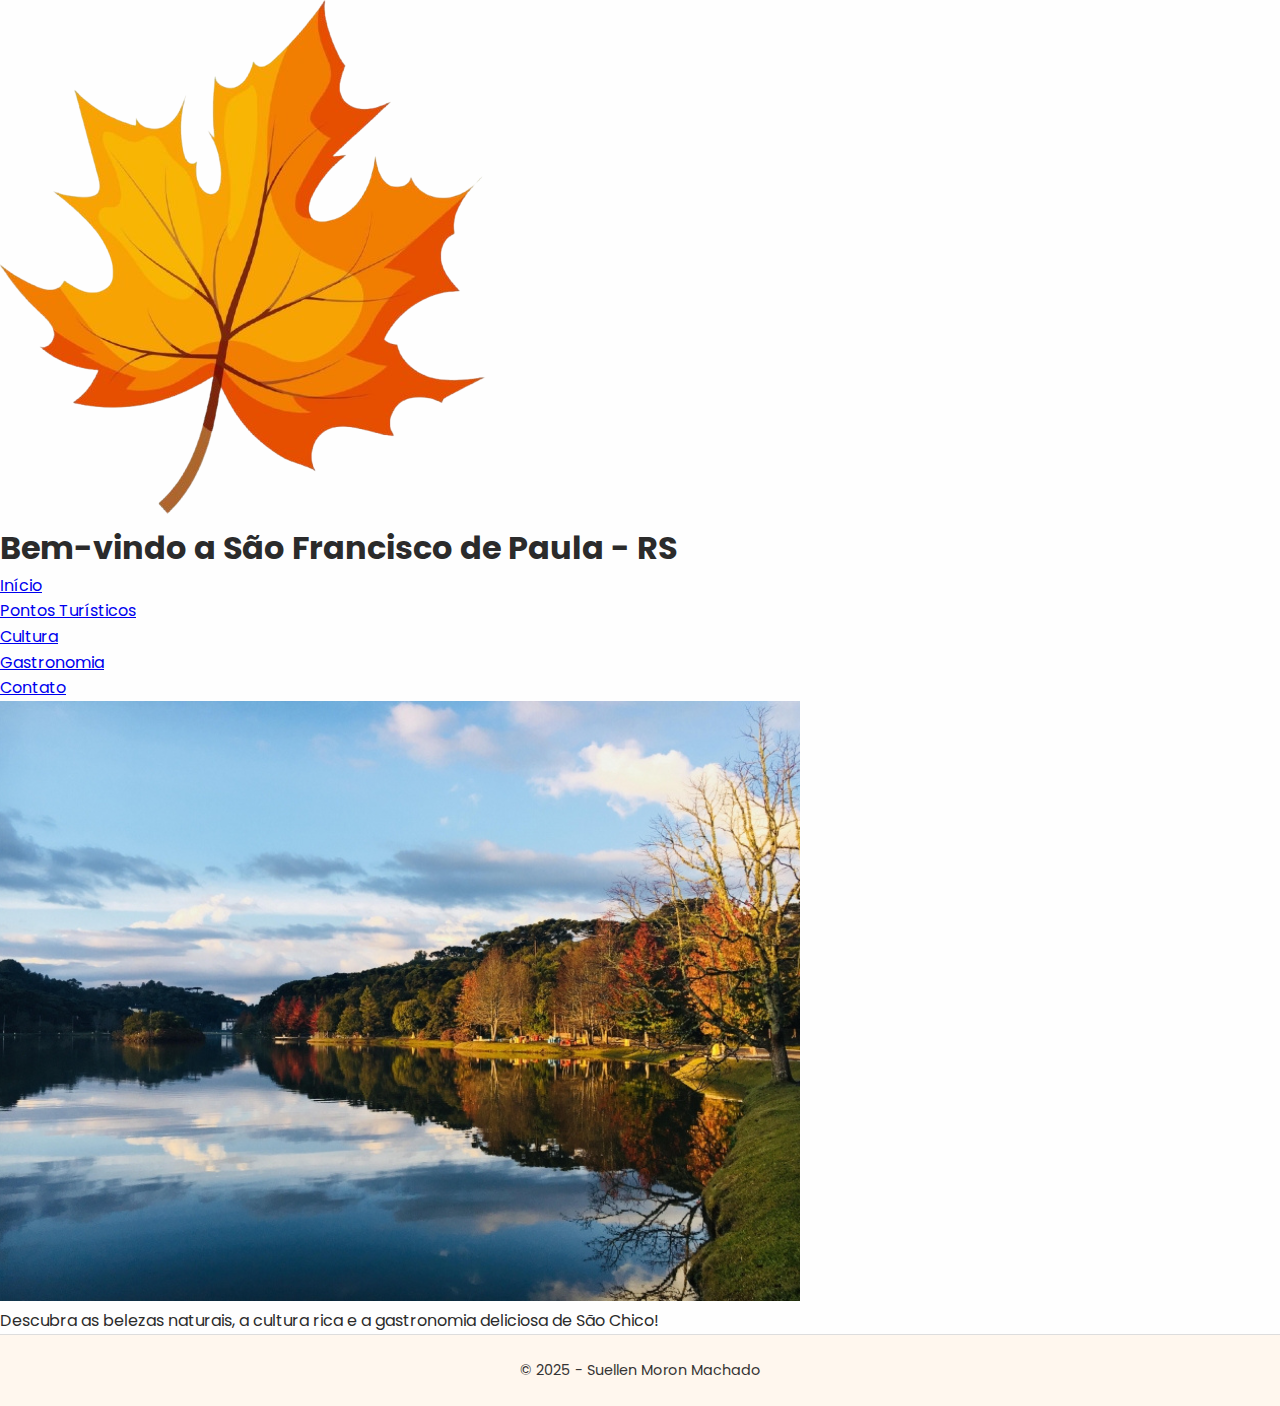
<file: index.html>
<!DOCTYPE html>
<html lang="pt-BR">
<head>
  <meta charset="UTF-8">
  <title>Turismo em São Francisco de Paula</title>
  <link href="https://fonts.googleapis.com/css2?family=Poppins:wght@300;400;600&display=swap" rel="stylesheet">
  <meta name="viewport" content="width=device-width, initial-scale=1.0">
  <link rel="stylesheet" href="style.css">
  <link rel="icon" href="imagens/10594441-folha-de-bordo-de-outono-vetor-removebg-preview.png" type="image/png">
</head>
<body>
  <header>
    <img class="img-outono" src="imagens/10594441-folha-de-bordo-de-outono-vetor-removebg-preview.png" alt="folha de outono">
    <h1 class="text-init">Bem-vindo a São Francisco de Paula - RS</h1>
  </header>

  <nav>
    <ul>
      <li><a href="index.html">Início</a></li>
      <li><a href="pontos-turisticos.html">Pontos Turísticos</a></li>
      <li><a href="cultura.html">Cultura</a></li>
      <li><a href="gastronomia.html">Gastronomia</a></li>
      <li><a href="contato.html">Contato</a></li>
    </ul>
  </nav>

  <main>
   <img src="imagens/lago sao bernado.png" alt="Lago São Bernardo" class="hero-img">
    <p>Descubra as belezas naturais, a cultura rica e a gastronomia deliciosa de São Chico!</p>
  </main>

  <footer>
    <p>&copy; 2025 - Suellen Moron Machado</p>
  </footer>
</body>
</html>
</file>
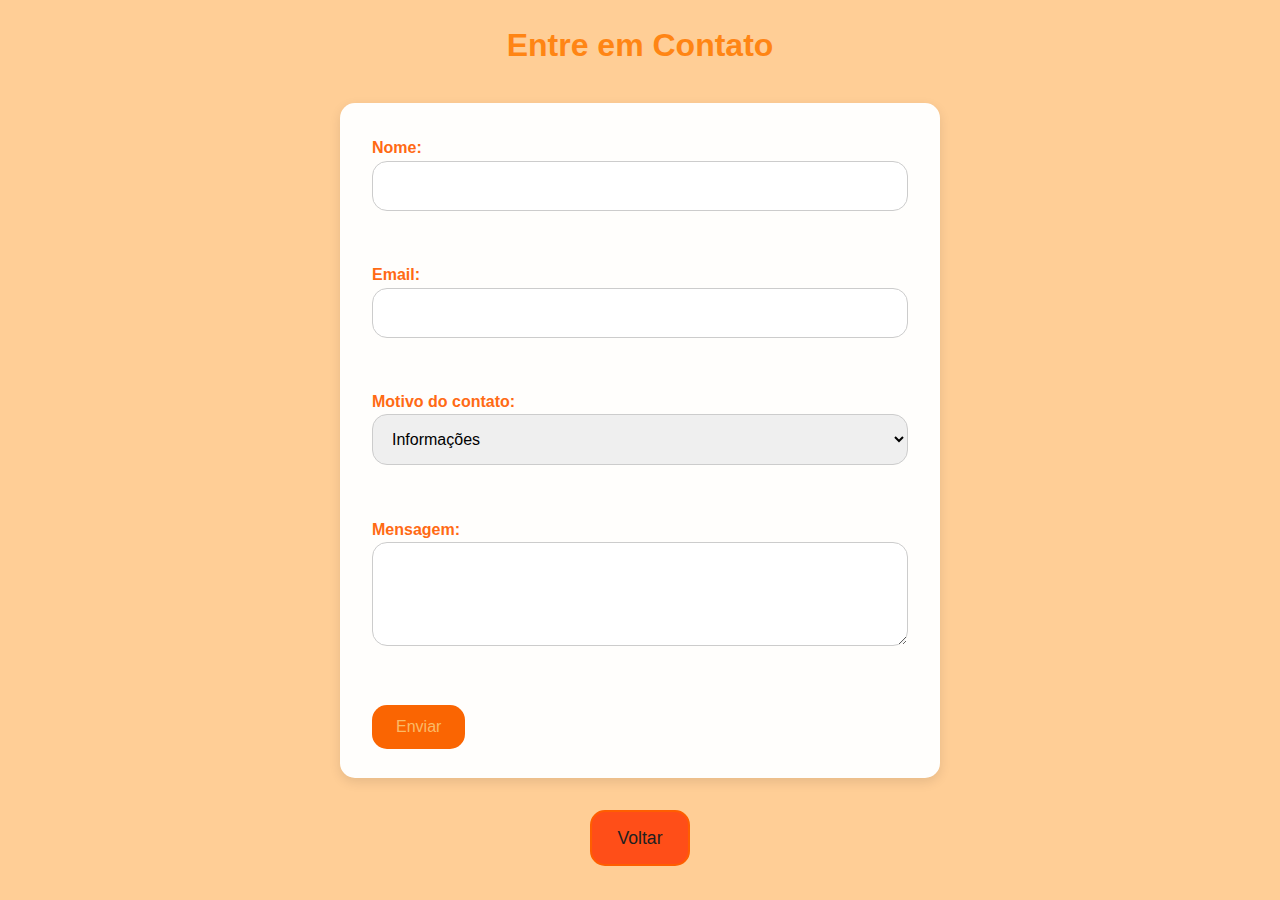
<file: contato.html>
<!DOCTYPE html>
<html lang="pt-BR">
<head>
  <meta charset="UTF-8">
  <title>Contato</title>
  <link rel="stylesheet" href="style.css">
</head>
<body class="contato">
  <h1 class="text-form">Entre em Contato</h1>
  <form>
    <label>Nome:<br><input type="text" name="nome"></label><br><br>
    <label>Email:<br><input type="email" name="email"></label><br><br>
    <label>Motivo do contato:<br>
      <select name="motivo">
        <option>Informações</option>
        <option>Reclamação</option>
        <option>Sugestão</option>
      </select>
    </label><br><br>
    <label>Mensagem:<br>
      <textarea name="mensagem" rows="4"></textarea>
    </label><br><br>
    <button type="submit">Enviar</button>
  </form>
  <a class="back-link" href="index.html">Voltar</a>
</body>
</html>
</file>
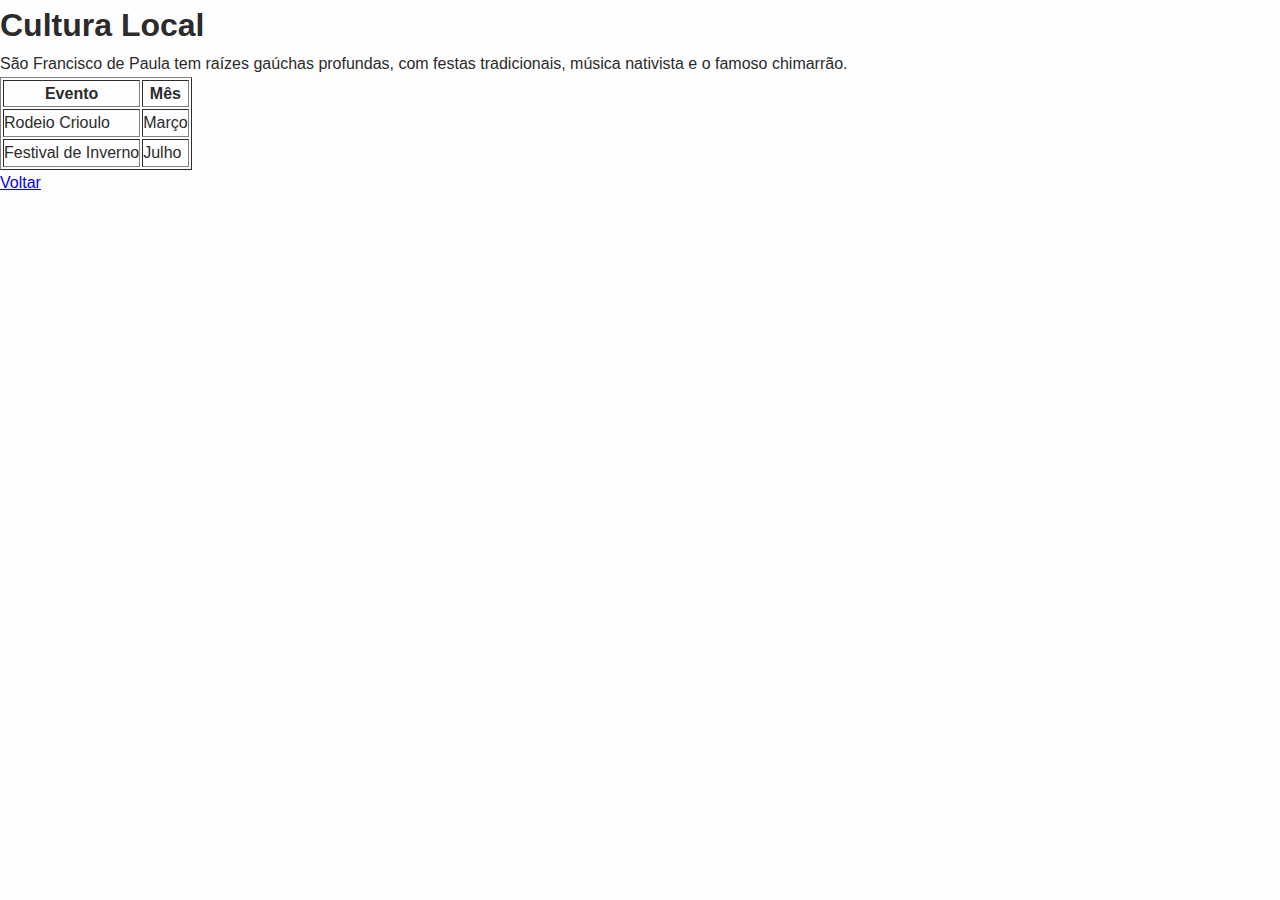
<file: cultura.html>
<!DOCTYPE html>
<html lang="pt-BR">
<head>
  <meta charset="UTF-8">
  <title>Cultura</title>
 <link rel="stylesheet" href="style.css">
</head>
<body>
  <h1>Cultura Local</h1>
  <p>São Francisco de Paula tem raízes gaúchas profundas, com festas tradicionais, música nativista e o famoso chimarrão.</p>
  <table border="1">
    <tr><th>Evento</th><th>Mês</th></tr>
    <tr><td>Rodeio Crioulo</td><td>Março</td></tr>
    <tr><td>Festival de Inverno</td><td>Julho</td></tr>
  </table>
  <a href="index.html">Voltar</a>
</body>
</html>
</file>
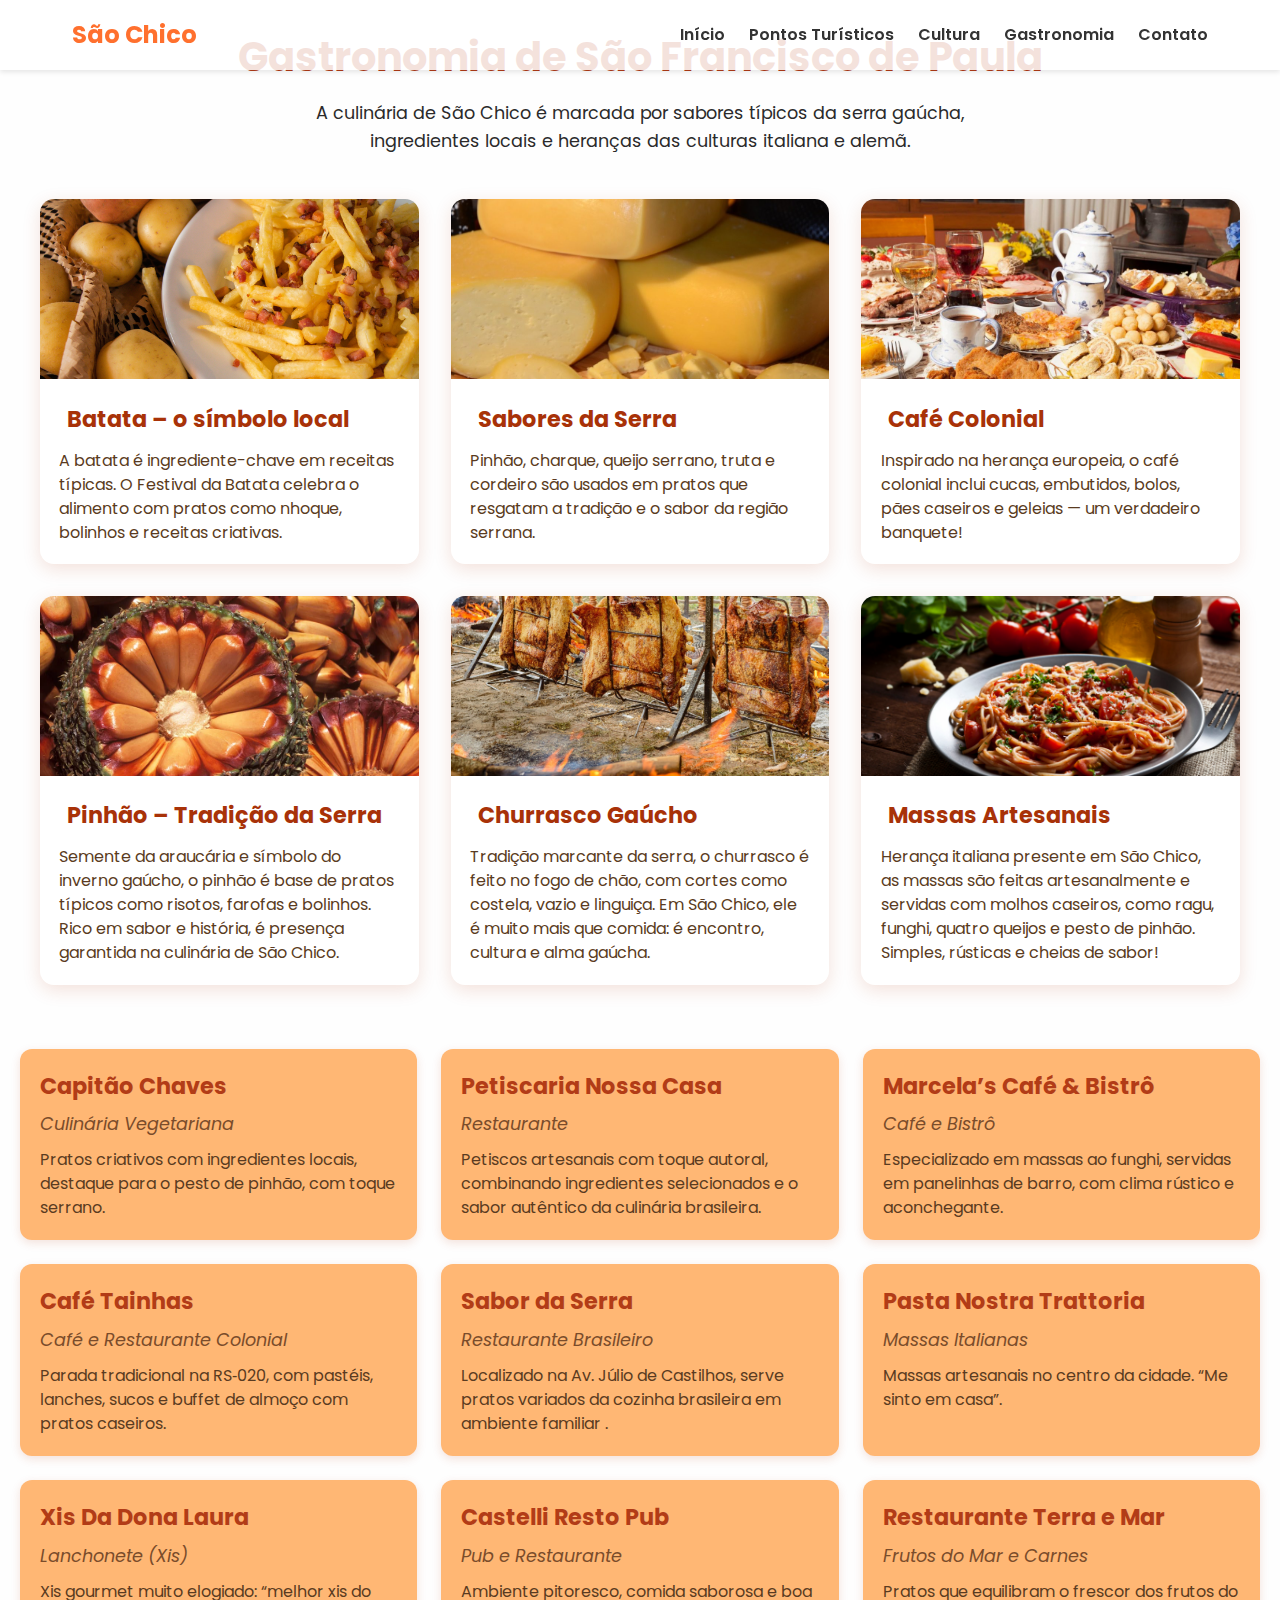
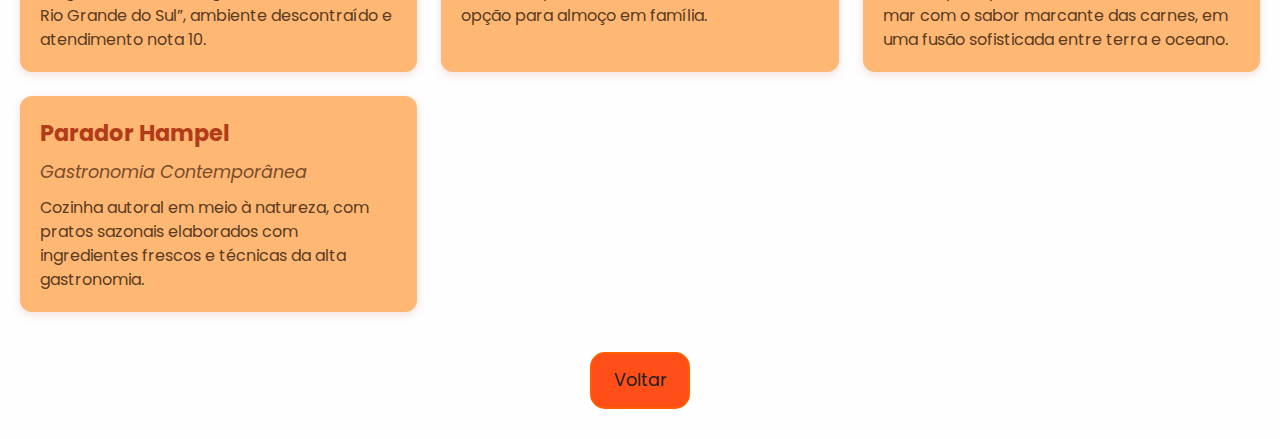
<file: gastronomia.html>
<!DOCTYPE html>
<html lang="pt-BR">
<head>
  <meta charset="UTF-8">
  <title>Gastronomia</title>
  <link href="https://fonts.googleapis.com/css2?family=Poppins:wght@300;400;600&display=swap" rel="stylesheet" />
  <link rel="stylesheet" href="style.css">
</head>
<body>
  <nav class="nav-fixed">
    <div class="container">
      <a href="index.html" class="logo">São Chico</a>
      <ul class="nav-links">
        <li><a href="index.html">Início</a></li>
        <li><a href="pontos-turisticos.html">Pontos Turísticos</a></li>
        <li><a href="cultura.html">Cultura</a></li>
        <li><a class="nav-selected" href="gastronomia.html">Gastronomia</a></li>
        <li><a href="contato.html">Contato</a></li>
      </ul>
    </div>
  </nav>


<section class="gastronomia margin-top">
  <h2>Gastronomia de São Francisco de Paula</h2>
  <p class="intro">A culinária de São Chico é marcada por sabores típicos da serra gaúcha, ingredientes locais e heranças das culturas italiana e alemã.</p>
  
  <div class="card-container">
    <div class="card">
      <img src="imagens/batata.jpg" alt="Prato com batata" />
      <h3>Batata – o símbolo local</h3>
      <p>A batata é ingrediente-chave em receitas típicas. O Festival da Batata celebra o alimento com pratos como nhoque, bolinhos e receitas criativas.</p>
    </div>
    <div class="card">
      <img src="imagens/queijo-serrano.jpg" alt="Queijo serrano" />
      <h3>Sabores da Serra</h3>
      <p>Pinhão, charque, queijo serrano, truta e cordeiro são usados em pratos que resgatam a tradição e o sabor da região serrana.</p>
    </div>
    <div class="card">
      <img src="imagens/cafe colonial.jpg" alt="Café colonial" />
      <h3>Café Colonial</h3>
      <p>Inspirado na herança europeia, o café colonial inclui cucas, embutidos, bolos, pães caseiros e geleias — um verdadeiro banquete!</p>
    </div>
    <div class="card">
      <img src="imagens/pinhao.webp" alt="Pinhão" />
      <h3>Pinhão – Tradição da Serra</h3>
      <p>Semente da araucária e símbolo do inverno gaúcho, o pinhão é base de pratos típicos como risotos, farofas e bolinhos. Rico em sabor e história, é presença garantida na culinária de São Chico.</p>
    </div>
    <div class="card">
      <img src="imagens/churrasco.jpg" alt="Churrasco" />
      <h3>Churrasco Gaúcho</h3>
      <p>Tradição marcante da serra, o churrasco é feito no fogo de chão, com cortes como costela, vazio e linguiça. Em São Chico, ele é muito mais que comida: é encontro, cultura e alma gaúcha.</p>
    </div>
    <div class="card">
      <img src="imagens/massas.jpg" alt="Massas Artesanais" />
      <h3>Massas Artesanais</h3>
      <p>Herança italiana presente em São Chico, as massas são feitas artesanalmente e servidas com molhos caseiros, como ragu, funghi, quatro queijos e pesto de pinhão. Simples, rústicas e cheias de sabor!</p>
    </div>
  </div>
</section>

<section class="food-section">
  <div class="food-list">
    <div class="food-item">
      <div class="food-name">Capitão Chaves</div>
      <div class="food-type">Culinária Vegetariana</div>
      <div class="food-desc">Pratos criativos com ingredientes locais, destaque para o pesto de pinhão, com toque serrano.</div>
    </div>
    <div class="food-item">
      <div class="food-name">Petiscaria Nossa Casa</div>
      <div class="food-type">Restaurante</div>
      <div class="food-desc">Petiscos artesanais com toque autoral, combinando ingredientes selecionados e o sabor autêntico da culinária brasileira.</div>
    </div>
    <div class="food-item">
      <div class="food-name">Marcela’s Café & Bistrô</div>
      <div class="food-type">Café e Bistrô</div>
      <div class="food-desc">Especializado em massas ao funghi, servidas em panelinhas de barro, com clima rústico e aconchegante.</div>
    </div>
  <div class="food-item">
    <div class="food-name">Café Tainhas</div>
    <div class="food-type">Café e Restaurante Colonial</div>
    <div class="food-desc">Parada tradicional na RS‑020, com pastéis, lanches, sucos e buffet de almoço com pratos caseiros.</div>
  </div>
  <div class="food-item">
    <div class="food-name">Sabor da Serra</div>
    <div class="food-type">Restaurante Brasileiro</div>
    <div class="food-desc">Localizado na Av. Júlio de Castilhos, serve pratos variados da cozinha brasileira em ambiente familiar .</div>
  </div>
  <div class="food-item">
    <div class="food-name">Pasta Nostra Trattoria</div>
    <div class="food-type">Massas Italianas</div>
    <div class="food-desc">Massas artesanais no centro da cidade. “Me sinto em casa”.</div>
  </div>
  <div class="food-item">
    <div class="food-name">Xis Da Dona Laura</div>
    <div class="food-type">Lanchonete (Xis)</div>
    <div class="food-desc">Xis gourmet muito elogiado: “melhor xis do Rio Grande do Sul”, ambiente descontraído e atendimento nota 10.</div>
  </div>
  <div class="food-item">
    <div class="food-name">Castelli Resto Pub</div>
    <div class="food-type">Pub e Restaurante</div>
    <div class="food-desc">Ambiente pitoresco, comida saborosa e boa opção para almoço em família.</div>
  </div>
  <div class="food-item">
    <div class="food-name">Restaurante Terra e Mar</div>
    <div class="food-type">Frutos do Mar e Carnes</div>
    <div class="food-desc">Pratos que equilibram o frescor dos frutos do mar com o sabor marcante das carnes, em uma fusão sofisticada entre terra e oceano.</div>
  </div>
  <div class="food-item">
    <div class="food-name">Parador Hampel</div>
    <div class="food-type">Gastronomia Contemporânea</div>
    <div class="food-desc">Cozinha autoral em meio à natureza, com pratos sazonais elaborados com ingredientes frescos e técnicas da alta gastronomia.</div>
  </div>
  </div>
</section>
 <a class="back-link" href="index.html">Voltar</a>
</body>
</html>
</file>
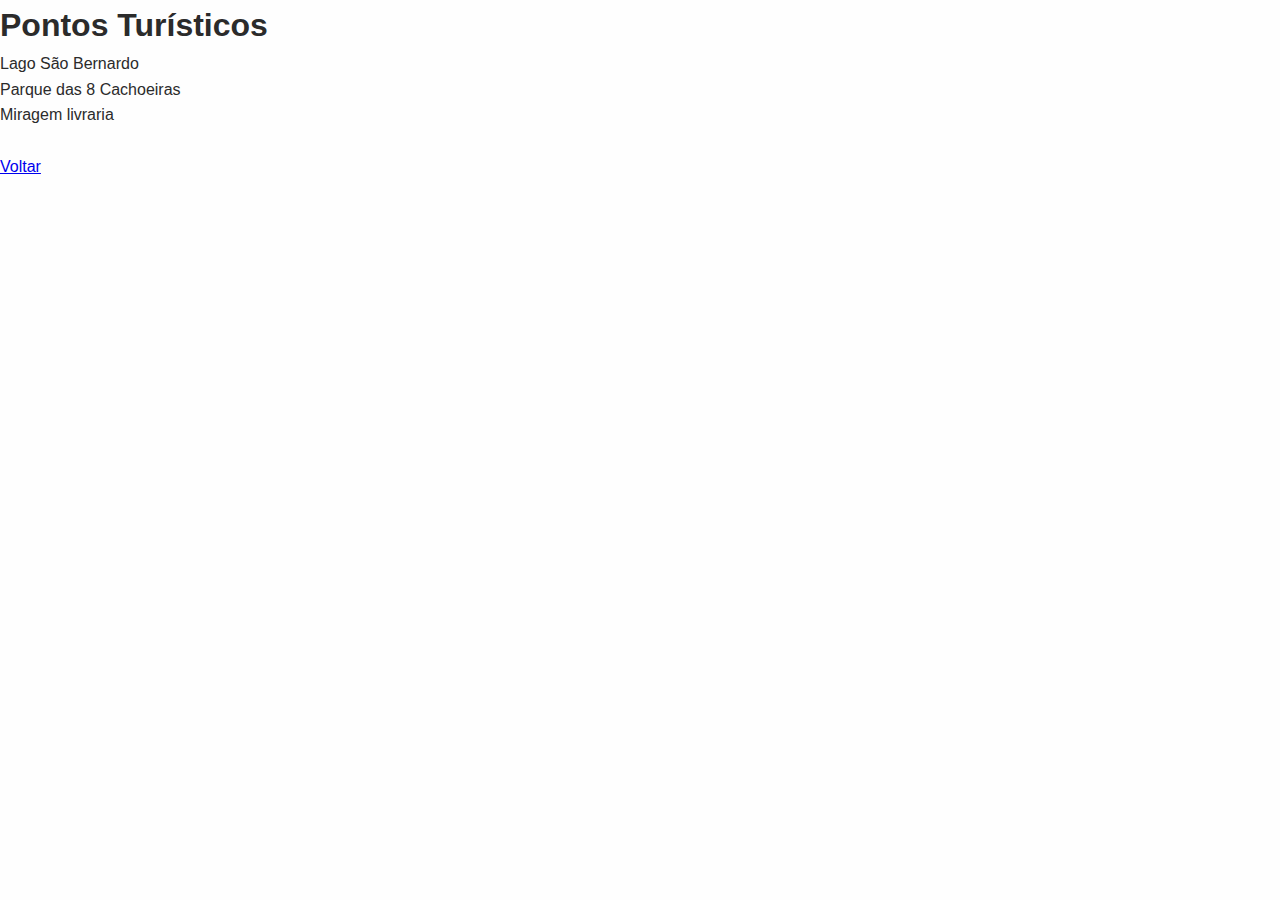
<file: pontos-turisticos.html>
<!DOCTYPE html>
<html lang="pt-BR">
<head>
  <meta charset="UTF-8">
  <title>Pontos Turísticos</title>
 <link rel="stylesheet" href="style.css">
</head>
<body>
  <h1>Pontos Turísticos</h1>
  <ul>
    <li>Lago São Bernardo</li>
    <li>Parque das 8 Cachoeiras</li>
    <li>Miragem livraria</li>
    <li></li>
  </ul>
  <a href="index.html">Voltar</a>
</body>
</html>
</file>
<file: style.css>
/* Reset básico */
* {
  box-sizing: border-box;
  margin: 0;
  padding: 0;
}

/* index section styles */
body {
  font-family: 'Poppins', sans-serif;
  color: #2b2b2b;
  background-color: #fefefe;
  line-height: 1.6;
}
nav.nav-fixed {
  position: fixed;
  top: 0;
  width: 100%;
  background: rgba(255, 255, 255, 0.85);
  box-shadow: 0 2px 5px rgba(0,0,0,0.1);
  z-index: 1000;
}
nav.nav-fixed .container {
  max-width: 1200px;
  margin: auto;
  display: flex;
  justify-content: space-between;
  align-items: center;
  padding: 1rem 2rem;
}
.logo {
  font-weight: 700;
  font-size: 1.5rem;
  color: #ff702e;
  text-decoration: none;
}
.nav-links {
  list-style: none;
  display: flex;
  gap: 1.5rem;
}
.nav-links a {
  text-decoration: none;
  color: #333;
  font-weight: 600;
  transition: color 0.3s ease;
}
.nav-links a:hover {
  color: #e6671e;
}
.hero-section {
  height: 100vh;
  background: url('imagens/lago sao bernado.png') center center/cover no-repeat;
  position: relative;
  display: flex;
  justify-content: center;
  align-items: center;
  text-align: center;
  color: white;
  padding: 0 2rem;
}
.hero-overlay {
  background: rgba(0,0,0,0.5);
  padding: 3rem 2rem;
  border-radius: 10px;
  max-width: 700px;
}
.hero-section h1 {
  font-size: 3rem;
  margin-bottom: 1rem;
  font-weight: 700;
  text-shadow: 0 2px 8px rgba(0,0,0,0.7);
}
.hero-subtitle {
  font-size: 1.3rem;
  margin-bottom: 2rem;
  font-weight: 300;
  text-shadow: 0 2px 6px rgba(0,0,0,0.6);
}
.btn-cta {
  background-color: #ff5b0e;
  color: white;
  padding: 0.75rem 2rem;
  font-weight: 600;
  border-radius: 50px;
  text-decoration: none;
  transition: background-color 0.3s ease;
}
.btn-cta:hover {
  background-color: #ff6d19;
}
.intro-text {
  max-width: 900px;
  margin: 4rem auto 6rem;
  padding: 0 1rem;
  text-align: center;
}
.intro-text h2 {
  font-size: 2rem;
  margin-bottom: 1rem;
  color: #ff7b0e;
}
.intro-text p {
  font-size: 1.1rem;
  color: #555;
}
footer {
  text-align: center;
  padding: 1.5rem 0;
  background-color: #fff7ee;
  color: #353434;
  font-size: 0.9rem;
  border-top: 1px solid #ddd;
}


/* gastronomia section styles */
h2 {
  text-align: center;
  color: #b23c17;
  margin-bottom: 0.25em;
  font-size: 2.5rem;
  margin-top: 25px;
}
p.intro {
  text-align: center;
  max-width: 700px;
  margin: 0 auto 2.5em;
  font-size: 1.1rem;
  line-height: 1.6;
}
.card-container {
  display: grid;
  grid-template-columns: repeat(auto-fit,minmax(280px,1fr));
  gap: 2rem;
  max-width: 1200px;
  margin: 0 auto 4rem;
}
.card {
  background: #fff;
  border-radius: 14px;
  box-shadow: 0 5px 18px rgba(178, 60, 23, 0.15);
  overflow: hidden;
  display: flex;
  flex-direction: column;
  transition: transform 0.3s ease, box-shadow 0.3s ease;
}
.card:hover {
  transform: translateY(-6px);
  box-shadow: 0 10px 30px rgba(178, 60, 23, 0.3);
}
.card img {
  width: 100%;
  height: 180px;
  object-fit: cover;
  flex-shrink: 0;
}
.card h3 {
  margin: 1em 1.2em 0.5em;
  font-size: 1.4rem;
  color: #a83208;
}
.card p {
  padding: 0 1.2em 1.2em;
  font-size: 1rem;
  line-height: 1.5;
  color: #5a3b21;
  flex-grow: 1;
}
  .food-section {
  max-width: 1800px;
  margin: 40px auto;
  padding: 0 20px;
}
.food-list {
  display: grid;
  grid-template-columns: repeat(auto-fit, minmax(300px, 1fr));
  gap: 24px;
}
.food-item {
  background: #ffb774;
  border-radius: 12px;
  box-shadow: 0 3px 10px rgba(178, 60, 23, 0.15);
  padding: 20px;
  transition: background-color 0.3s ease;
  width: 100%;
}
.food-item:hover {
  background-color: #f7d9c4;
}
.food-name {
  font-weight: bold;
  font-size: 1.4rem;
  color: #b23c17;
  margin-bottom: 6px;
}
.food-type {
  font-style: italic;
  color: #7a4c2b;
  margin-bottom: 10px;
  font-size: 1.1rem;
}
.food-desc {
  color: #5a3b21;
  font-size: 1rem;
  line-height: 1.5;
}

/* Link voltar */
.back-link {
  display: block;
  max-width: 1200px;
  margin: 0 auto;
  text-align: center;
  font-size: 1.1rem;
  padding: 12px 20px;
  border: 2px solid #ff5e00;
  border-radius: 15px;
  width: 100px;
  transition: all 0.3s ease;
  background-color: #ff4e18;
  color: #202020;
  text-decoration: none;
  margin-bottom: 30px;
}
.back-link:hover {
  background-color: #ff7519;
  color: white;
  text-decoration: none;
}

/* contato section styles */
form {
  background-color: rgb(255, 254, 252) ;
  padding: 2rem;
  border-radius: 15px;
  box-shadow: 0 4px 12px rgba(0, 0, 0, 0.1);
  max-width: 600px;
  margin: 2rem auto;
  height: 75vh;
}
.text-form{
  text-align: center;
  color: rgb(255, 133, 20);
  margin-top: 20px;
}
form label {
  display: block;
  font-weight: 600;
  color: rgb(255, 106, 20) ;
}
form input,
form select,
form textarea {
  width: 100%;
  padding: 15px;
  border: 1px solid #ccc;
  border-radius: 15px;
  font-family: inherit;
  font-size: 1rem;
}
form button {
  background-color: rgb(250, 101, 2);
  color:rgb(250, 186, 102);
  border: none;
  padding: 0.8rem 1.5rem;
  font-size: 1rem;
  border-radius: 15px;
  cursor: pointer;
  transition: background 0.3s;
}
form button:hover {
  background-color: orange;
  color: black;
}
.contato{
  background-color: #ffce96;
}
</file>
